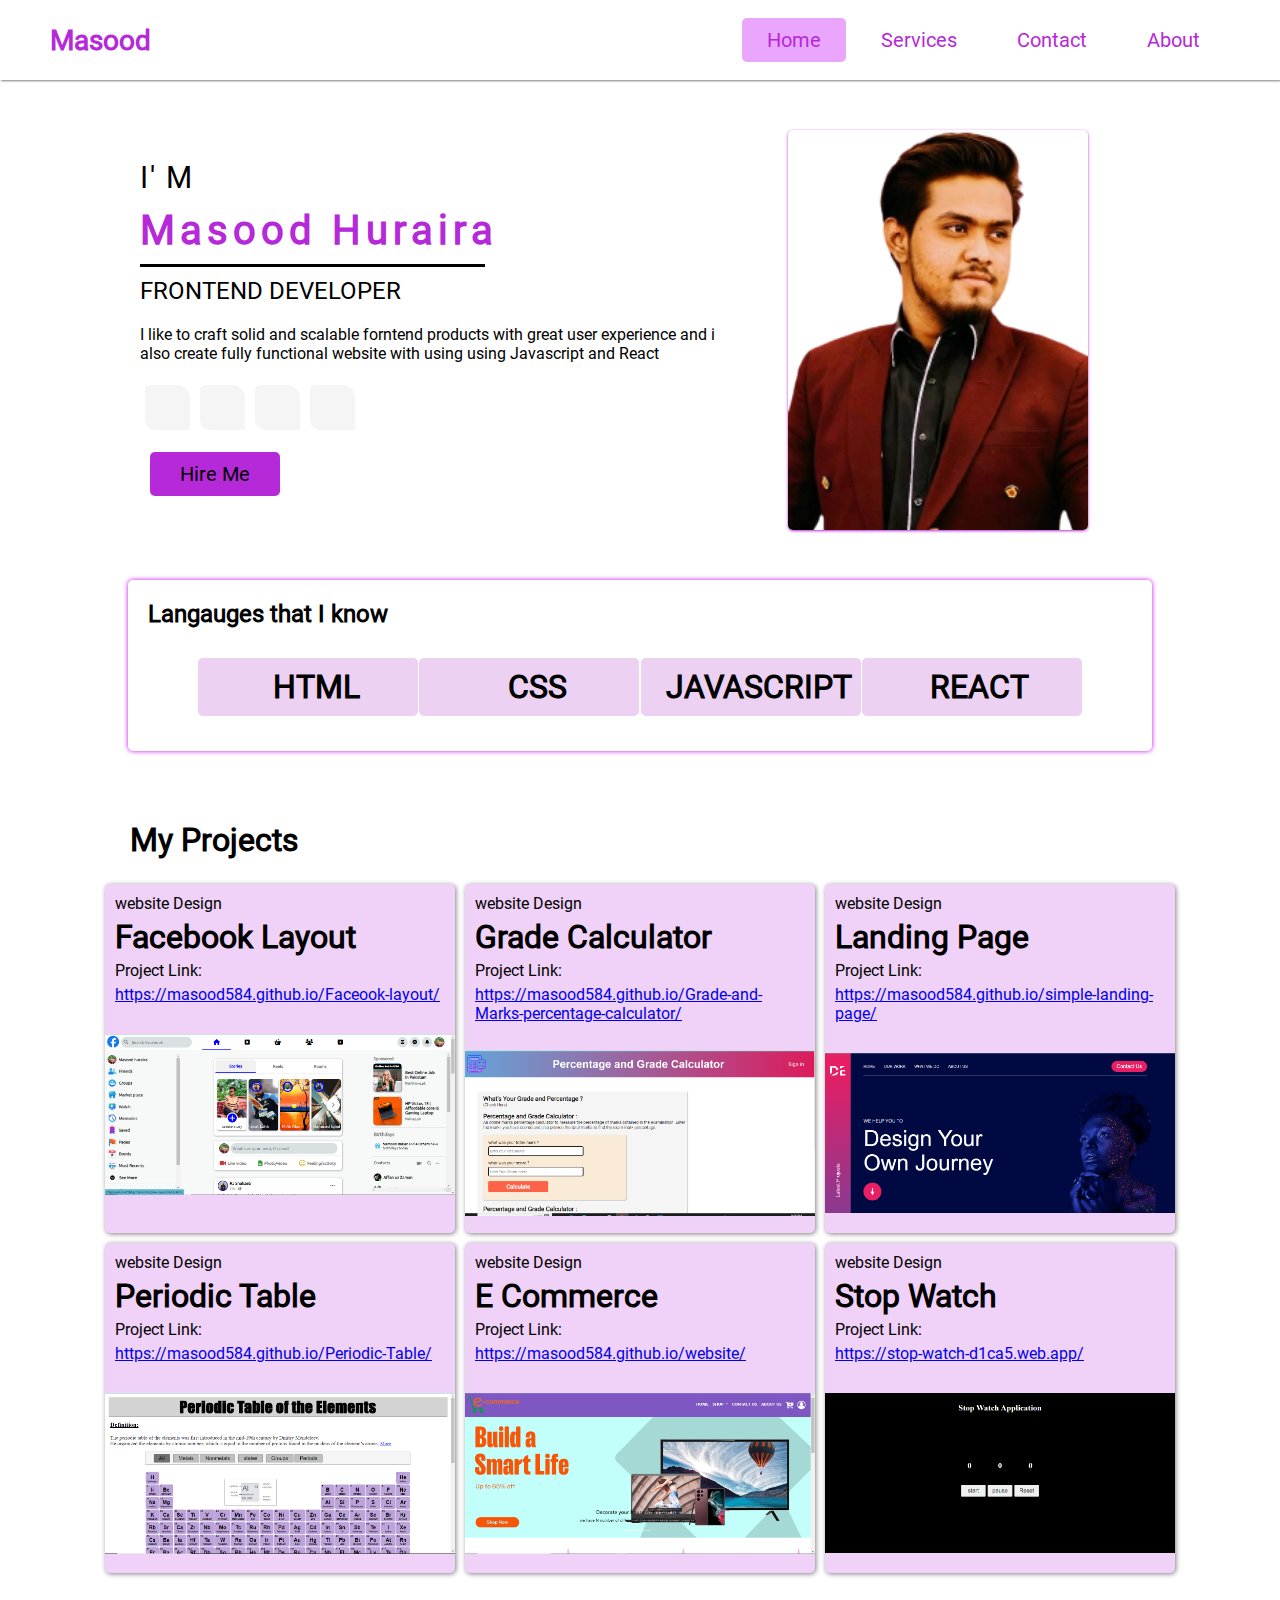
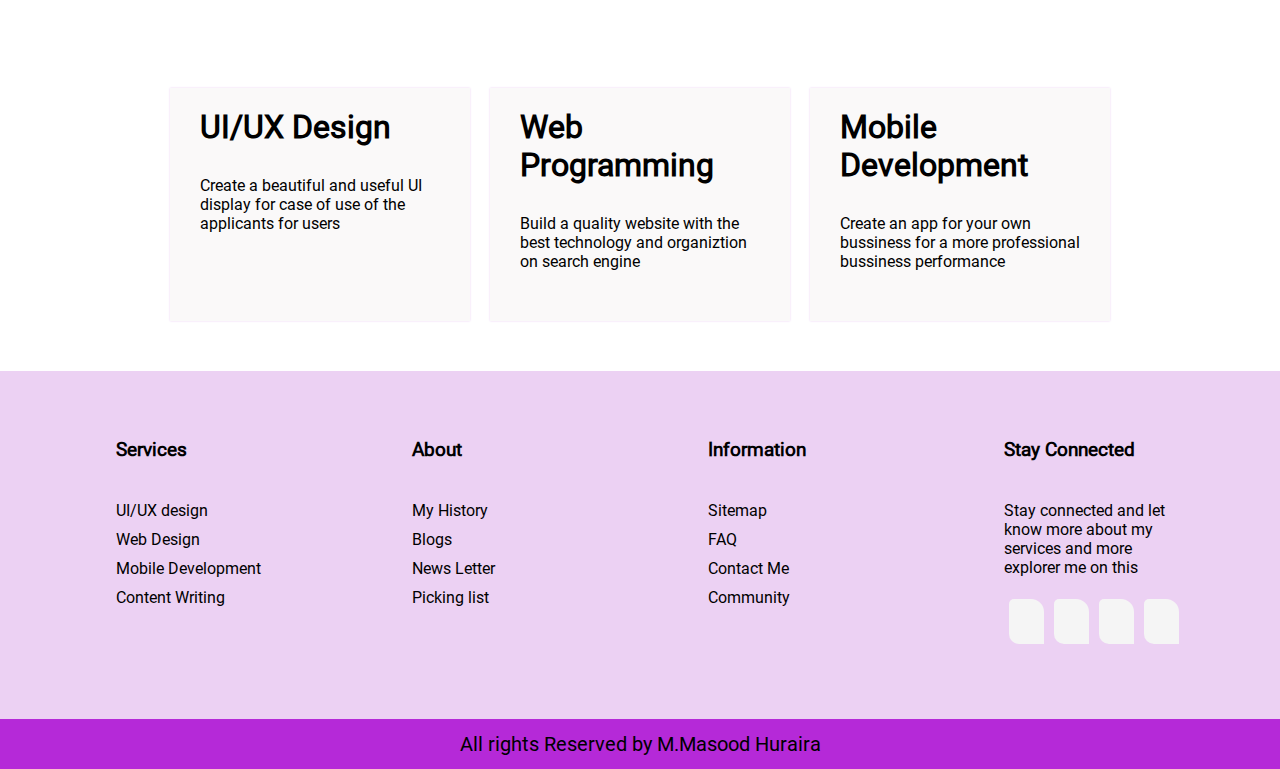
<file: index.html>
<!DOCTYPE html>
<html lang="en">

<head>
    <meta charset="UTF-8">
    <meta http-equiv="X-UA-Compatible" content="IE=edge">
    <meta name="viewport" content="width=device-width, initial-scale=1.0">
    <link rel="stylesheet" href="https://cdnjs.cloudflare.com/ajax/libs/font-awesome/6.2.1/css/all.min.css"
        integrity="sha512-MV7K8+y+gLIBoVD59lQIYicR65iaqukzvf/nwasF0nqhPay5w/9lJmVM2hMDcnK1OnMGCdVK+iQrJ7lzPJQd1w=="
        crossorigin="anonymous" referrerpolicy="no-referrer" />
    <link rel="stylesheet" href="./Style.css">
    <title>Masood Huraira </title>
</head>

<body>
    <div class="Main-container">
        <!-- header and navbar section  -->

        <header>
            <nav>
                <div class="navbar-header">
                    <div class="logo"> Masood</div>
                    <div class="humberger" id="humberger">
                        <div class="line"></div>
                        <div class="line"></div>
                        <div class="line"></div>
                    </div>
                    <div class="navbar-links" id="navbar-links">
                        <ul>
                            <li>
                                <a href="" class="active">Home</a>
                            </li>
                            <li>
                                <a href="">Services</a>
                            </li>
                            <li>
                                <a href="./Contact/index.html">Contact</a>
                            </li>
                            <li>
                                <a href="">About</a>
                            </li>
                        </ul>
                    </div>
                </div>
            </nav>

            <!-- ---------------------------portfolio area------------------------------- -->

            <div class="portfolio-name">
                <div class="my-description">
                    <h3>I' M</h3>
                    <h1>Masood Huraira</h1>
                    <div class="line"></div>
                    <h2>FRONTEND DEVELOPER</h2>
                    <p>I like to craft solid and scalable forntend products with great user experience and i also create
                        fully functional website with using using Javascript and React</p>
                    <div class="social-links">
                        <div class="link-design">
                            <a href="https://www.facebook.com/masood.ansari.1257" target="_blank"><i
                                    class="fa-brands fa-facebook-f"></i></a>
                        </div>
                        <div class="link-design">
                            <a href="https://www.linkedin.com/in/masood-huraira-87ba9021b/" target="_blank"><i
                                    class="fa-brands fa-linkedin-in"></i></a>
                        </div>
                        <div class="link-design">
                            <a href="https://github.com/Masood584" target="_blank"><i class="fa-brands fa-github"></i>
                        </div>
                        <div class="link-design">
                            <a href="https://www.instagram.com/masood__huraira584/" target="_blank"><i
                                    class="fa-brands fa-instagram"></i></a>
                        </div>
                    </div>
                    <div class="contact-button">
                        <button><a href="https://wa.me/03482099767" target="_blank">Hire Me</a></button>
                    </div>
                </div>
                <div class="my-image">
                    <div class="my-picture"></div>
                </div>
            </div>
        </header>

        <!-- ---------------------------------------section area--------------------------------------- -->

        <section>
            <div class="section">
                <div class="landiv-style">
                    <div>
                        <h2>Langauges that I know</h2>
                    </div>
                    <div class="landiv-style-area">
                        <div class="landiv-style-box"><i class="fa-brands fa-html5"></i>
                            <h1> HTML</h1>
                        </div>
                        <div class="landiv-style-box"><i class="fa-brands fa-css3-alt"></i>
                            <h1>CSS</h1>
                        </div>
                        <div class="landiv-style-box">


                            <i class="fa-brands fa-square-js"></i>
                            <h1>JAVASCRIPT</h1>
                        </div>
                        <div class="landiv-style-box"><i class="fa-brands fa-react"></i>
                            <h1>REACT</h1>
                        </div>
                    </div>
                </div>

            </div>

            <div class="project-heading">
                <h1>My Projects</h1>
            </div>


            <div class="projects-related">
                <div class="Project-card">
                    <div class="card-description">
                        <p>website Design</p>
                        <h1>Facebook Layout</h1>
                        <p>Project Link:</p>
                        <a href="https://masood584.github.io/Faceook-layout/"
                            target="_blank">https://masood584.github.io/Faceook-layout/</a>
                    </div>
                    <div class="project-pic-1">

                    </div>

                </div>

                <div class="Project-card">
                    <div class="card-description">
                        <p>website Design</p>
                        <h1>Grade Calculator</h1>
                        <p>Project Link:</p>
                        <a href="https://masood584.github.io/Grade-and-Marks-percentage-calculator/"
                            target="_blank">https://masood584.github.io/Grade-and-Marks-percentage-calculator/</a>
                    </div>
                    <div class="project-pic-2">

                    </div>

                </div>
                <div class="Project-card">
                    <div class="card-description">
                        <p>website Design</p>
                        <h1>Landing Page</h1>
                        <p>Project Link:</p>
                        <a href="https://masood584.github.io/simple-landing-page/"
                            target="_blank">https://masood584.github.io/simple-landing-page/</a>
                    </div>
                    <div class="project-pic-3">

                    </div>

                </div>
                <div class="Project-card">
                    <div class="card-description">
                        <p>website Design</p>
                        <h1>Periodic Table</h1>
                        <p>Project Link:</p>
                        <a href="https://masood584.github.io/Periodic-Table/"
                            target="_blank">https://masood584.github.io/Periodic-Table/</a>
                    </div>
                    <div class="project-pic-4">

                    </div>

                </div>
                <div class="Project-card">
                    <div class="card-description">
                        <p>website Design</p>
                        <h1>E Commerce</h1>
                        <p>Project Link:</p>
                        <a href="https://masood584.github.io/website/"
                            target="_blank">https://masood584.github.io/website/</a>
                    </div>
                    <div class="project-pic-5">

                    </div>

                </div>
                <div class="Project-card">
                    <div class="card-description">
                        <p>website Design</p>
                        <h1>Stop Watch</h1>
                        <p>Project Link:</p>
                        <a href="https://stop-watch-d1ca5.web.app/"
                            target="_blank">https://stop-watch-d1ca5.web.app/</a>
                    </div>
                    <div class="project-pic-6">

                    </div>

                </div>

            </div>

            <div class="our-services">
                <div class="our-services-card">
                    <div><i class="fa-brands fa-uikit"></i></div>
                    <h1>UI/UX Design</h1>
                    <p>Create a beautiful and useful UI display for case of use of the applicants for users</p>
                </div>
                <div class="our-services-card">
                    <div><i class="fa-solid fa-desktop"></i></div>
                    <h1>Web Programming</h1>
                    <p>Build a quality website with the best technology and organiztion on search engine</p>
                </div>
                <div class="our-services-card">
                    <div><i class="fa-solid fa-mobile-screen"></i></div>
                    <h1>Mobile Development</h1>
                    <p>Create an app for your own bussiness for a more professional bussiness performance </p>
                </div>
            </div>
        </section>

        <footer>
            <div class="our-info">
                <div class="our-info-card">
                    <h3>Services</h3>
                    <p>UI/UX design</p>
                    <p>Web Design</p>
                    <p>Mobile Development</p>
                    <p>Content Writing</p>
                </div>

                <div class="our-info-card">
                    <h3>About</h3>
                    <p>My History</p>
                    <p>Blogs</p>
                    <p>News Letter</p>
                    <p>Picking list</p>
                </div>

                <div class="our-info-card">
                    <h3>Information</h3>
                    <p>Sitemap</p>
                    <p>FAQ</p>
                    <p>Contact Me</p>
                    <p>Community</p>
                </div>

                <div class="our-info-card">
                    <h3>Stay Connected</h3>
                    <p>Stay connected and let know more about my services and more explorer me on this</p>
                    <div class="social-links">
                        <div class="link-design">
                            <a href="https://www.facebook.com/masood.ansari.1257" target="_blank"><i
                                    class="fa-brands fa-facebook-f"></i></a>
                        </div>
                        <div class="link-design">
                            <a href="https://www.linkedin.com/in/masood-huraira-87ba9021b/" target="_blank"><i
                                    class="fa-brands fa-linkedin-in"></i></a>
                        </div>
                        <div class="link-design">
                            <a href="https://github.com/Masood584" target="_blank"><i class="fa-brands fa-github"></i>
                        </div>
                        <div class="link-design">
                            <a href="https://www.instagram.com/masood__huraira584/" target="_blank"><i
                                    class="fa-brands fa-instagram"></i></a>
                        </div>
                    </div>                
                </div>
            </div>

            <div class="footer">
                <p>All rights Reserved by M.Masood Huraira</p>
            </div>
        </footer>
    </div>


    <script>

        function onClick() {
            alert("das");
        }

        let humberger = document.querySelector("#humberger");
        humberger.onclick = function () {

            let navbar = document.querySelector("#navbar-links");
            navbar.classList.toggle("active")
        }


    </script>
</body>

</html>
</file>
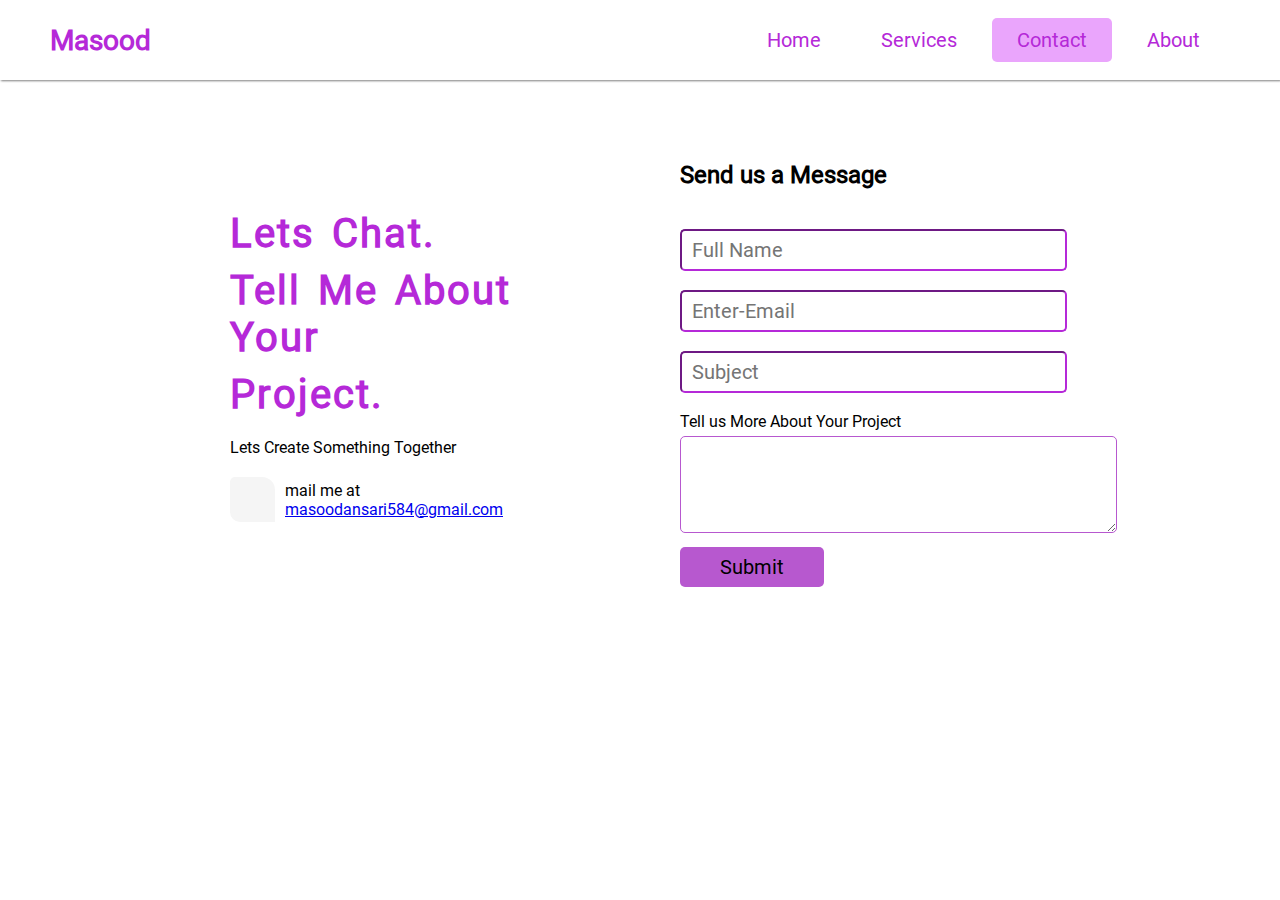
<file: Contact/index.html>
<!DOCTYPE html>
<html lang="en">

<head>
    <meta charset="UTF-8">
    <meta http-equiv="X-UA-Compatible" content="IE=edge">
    <meta name="viewport" content="width=device-width, initial-scale=1.0">
    <link rel="stylesheet" href="https://cdnjs.cloudflare.com/ajax/libs/font-awesome/6.2.1/css/all.min.css"
        integrity="sha512-MV7K8+y+gLIBoVD59lQIYicR65iaqukzvf/nwasF0nqhPay5w/9lJmVM2hMDcnK1OnMGCdVK+iQrJ7lzPJQd1w=="
        crossorigin="anonymous" referrerpolicy="no-referrer" />
    <link rel="stylesheet" href="../Style.css">
    <link rel="stylesheet" href="./style.css">
    <title>Contact</title>
</head>

<body>
    <div class="Main-Container">
        <header>
            <nav>
                <div class="navbar-header">
                    <div class="logo"> Masood</div>
                    <div class="humberger" id="humberger">
                        <div class="line"></div>
                        <div class="line"></div>
                        <div class="line"></div>
                    </div>
                    <div class="navbar-links" id="navbar-links">
                        <ul>
                            <li>
                                <a href="../index.html">Home</a>
                            </li>
                            <li>
                                <a href="">Services</a>
                            </li>
                            <li>
                                <a href="./index.html" class="active">Contact</a>
                            </li>
                            <li>
                                <a href="">About</a>
                            </li>
                        </ul>
                    </div>
                </div>
            </nav>
        </header>

        <div class="contact-area">
            <div class="contact-content">
                <h1>Lets Chat.</h1>
                <h1>Tell Me About Your</h1>
                <h1>Project.</h1>
                <p>Lets Create Something Together</p>
                <div class="mail-area">
                    <div class="mailicon">
                       <a href="mailto:masoodansari584@gmail.com"> <i class="fa-regular fa-envelope"></i></a>
                    </div>
                    <div>
                        <p>mail me at</p>
                        <a href="mailto:masoodansari584@gmail.com">masoodansari584@gmail.com</a>
                    </div>
                </div>
            </div>
            <div class="contact-form">

                <div class="form-heading">
                    <h2>Send us a Message <i class="fa-regular fa-paper-plane"></i>
                    </h2>
                </div>
                <div class="form">
                    <form>
                        <div>
                            <input type="text" required placeholder="Full Name">
                        </div>
                        <br>
                        <div>
                            <input type="email" required placeholder="Enter-Email">
                        </div>
                        <br>
                        <div>
                            <input type="text" required placeholder="Subject">
                        </div>
                        <br>
                        <p>Tell us More About Your Project</p>
                        <textarea class="text-area" name="" id="" cols="50" rows="5"></textarea>
                        <div>
                            <button>Submit</button>
                        </div>

                    </form>
                </div>
            </div>
        </div>
    </div>

    <script src="../js/app.js"></script>
</body>

</html>
</file>
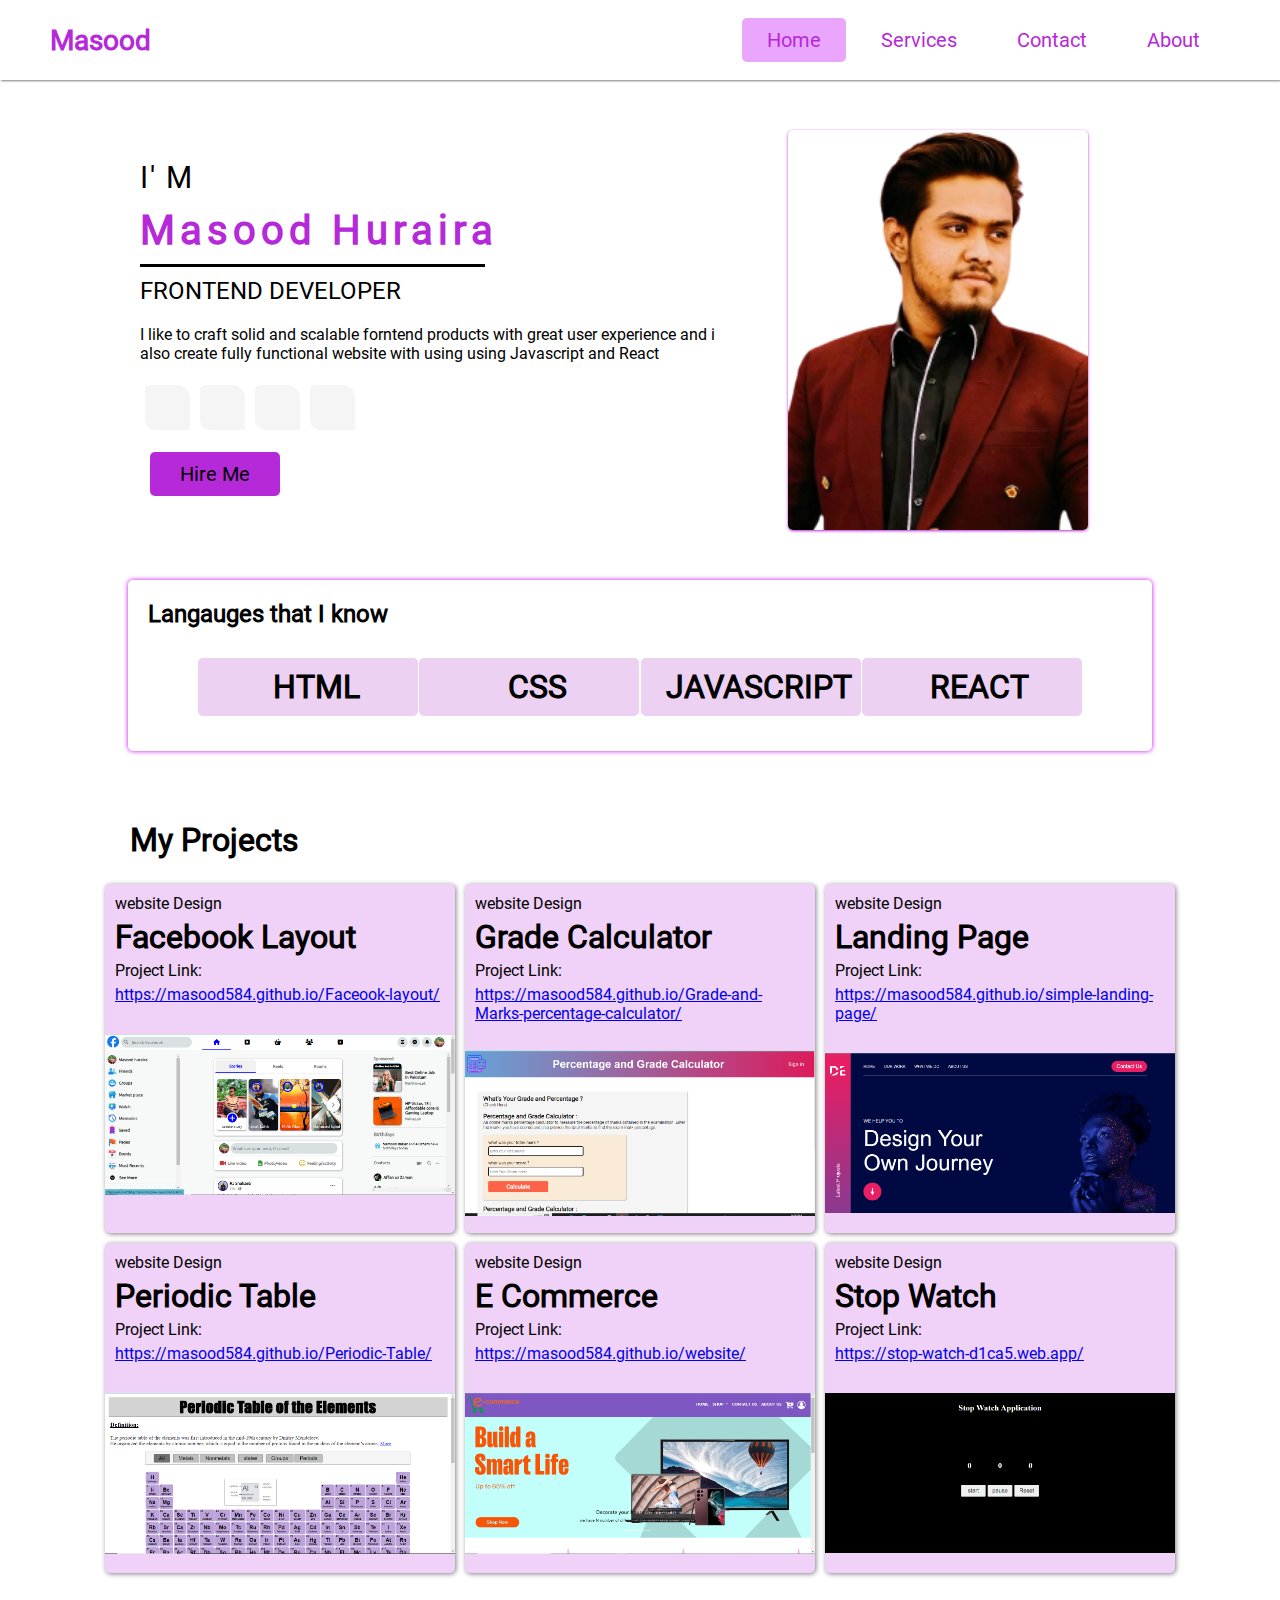
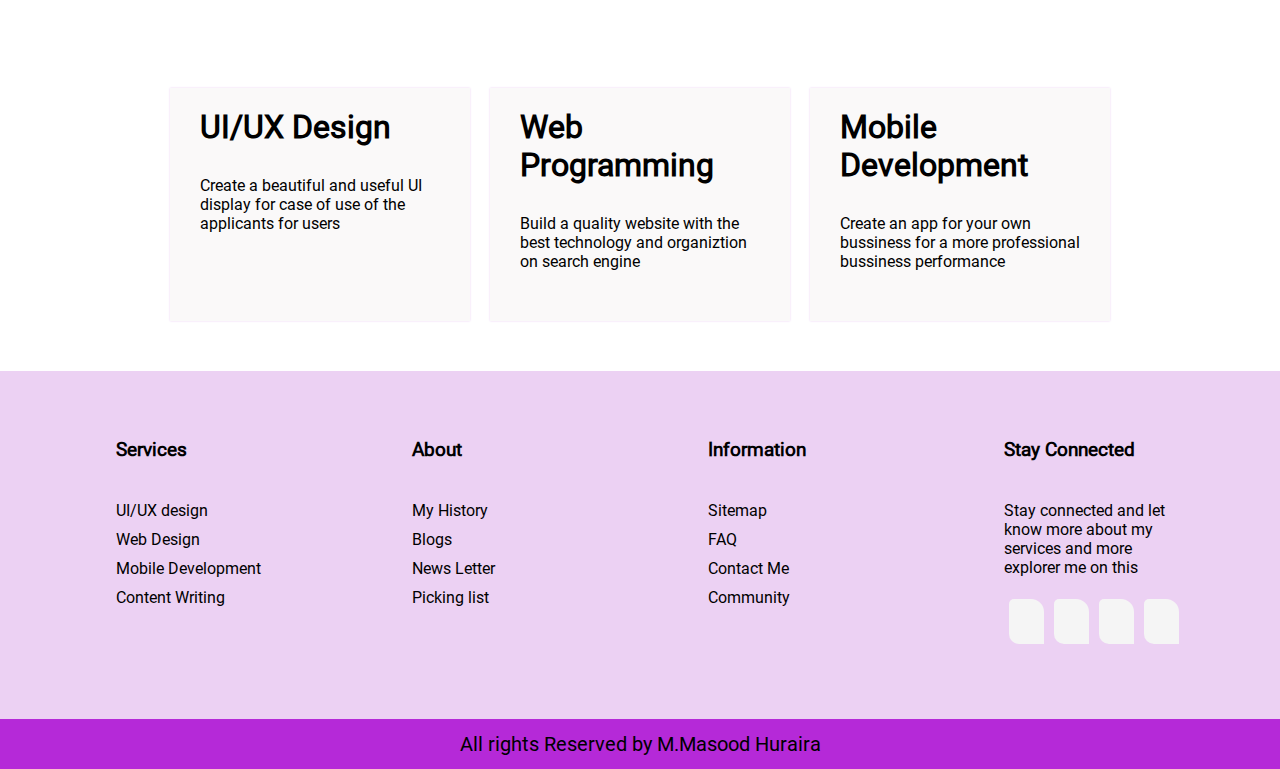
<file: Index/index.html>
<!DOCTYPE html>
<html lang="en">

<head>
    <meta charset="UTF-8">
    <meta http-equiv="X-UA-Compatible" content="IE=edge">
    <meta name="viewport" content="width=device-width, initial-scale=1.0">
    <link rel="stylesheet" href="https://cdnjs.cloudflare.com/ajax/libs/font-awesome/6.2.1/css/all.min.css"
        integrity="sha512-MV7K8+y+gLIBoVD59lQIYicR65iaqukzvf/nwasF0nqhPay5w/9lJmVM2hMDcnK1OnMGCdVK+iQrJ7lzPJQd1w=="
        crossorigin="anonymous" referrerpolicy="no-referrer" />
    <link rel="stylesheet" href="../Style/Style.css">
    <title>Masood Huraira </title>
</head>

<body>
    <div class="Main-container">
        <!-- header and navbar section  -->

        <header>
            <nav>
                <div class="navbar-header">
                    <div class="logo"> Masood</div>
                    <div class="humberger" id="humberger">
                        <div class="line"></div>
                        <div class="line"></div>
                        <div class="line"></div>
                    </div>
                    <div class="navbar-links" id="navbar-links">
                        <ul>
                            <li>
                                <a href="" class="active">Home</a>
                            </li>
                            <li>
                                <a href="">Services</a>
                            </li>
                            <li>
                                <a href="../Contact/index.html">Contact</a>
                            </li>
                            <li>
                                <a href="">About</a>
                            </li>
                        </ul>
                    </div>
                </div>
            </nav>

            <!-- ---------------------------portfolio area------------------------------- -->

            <div class="portfolio-name">
                <div class="my-description">
                    <h3>I' M</h3>
                    <h1>Masood Huraira</h1>
                    <div class="line"></div>
                    <h2>FRONTEND DEVELOPER</h2>
                    <p>I like to craft solid and scalable forntend products with great user experience and i also create
                        fully functional website with using using Javascript and React</p>
                    <div class="social-links">
                        <div class="link-design">
                            <a href="https://www.facebook.com/masood.ansari.1257" target="_blank"><i
                                    class="fa-brands fa-facebook-f"></i></a>
                        </div>
                        <div class="link-design">
                            <a href="https://www.linkedin.com/in/masood-huraira-87ba9021b/" target="_blank"><i
                                    class="fa-brands fa-linkedin-in"></i></a>
                        </div>
                        <div class="link-design">
                            <a href="https://github.com/Masood584" target="_blank"><i class="fa-brands fa-github"></i>
                        </div>
                        <div class="link-design">
                            <a href="https://www.instagram.com/masood__huraira584/" target="_blank"><i
                                    class="fa-brands fa-instagram"></i></a>
                        </div>
                    </div>
                    <div class="contact-button">
                        <button><a href="https://wa.me/03482099767" target="_blank">Hire Me</a></button>
                    </div>
                </div>
                <div class="my-image">
                    <div class="my-picture"></div>
                </div>
            </div>
        </header>

        <!-- ---------------------------------------section area--------------------------------------- -->

        <section>
            <div class="section">
                <div class="landiv-style">
                    <div>
                        <h2>Langauges that I know</h2>
                    </div>
                    <div class="landiv-style-area">
                        <div class="landiv-style-box"><i class="fa-brands fa-html5"></i>
                            <h1> HTML</h1>
                        </div>
                        <div class="landiv-style-box"><i class="fa-brands fa-css3-alt"></i>
                            <h1>CSS</h1>
                        </div>
                        <div class="landiv-style-box">


                            <i class="fa-brands fa-square-js"></i>
                            <h1>JAVASCRIPT</h1>
                        </div>
                        <div class="landiv-style-box"><i class="fa-brands fa-react"></i>
                            <h1>REACT</h1>
                        </div>
                    </div>
                </div>

            </div>

            <div class="project-heading">
                <h1>My Projects</h1>
            </div>


            <div class="projects-related">
                <div class="Project-card">
                    <div class="card-description">
                        <p>website Design</p>
                        <h1>Facebook Layout</h1>
                        <p>Project Link:</p>
                        <a href="https://masood584.github.io/Faceook-layout/"
                            target="_blank">https://masood584.github.io/Faceook-layout/</a>
                    </div>
                    <div class="project-pic-1">

                    </div>

                </div>

                <div class="Project-card">
                    <div class="card-description">
                        <p>website Design</p>
                        <h1>Grade Calculator</h1>
                        <p>Project Link:</p>
                        <a href="https://masood584.github.io/Grade-and-Marks-percentage-calculator/"
                            target="_blank">https://masood584.github.io/Grade-and-Marks-percentage-calculator/</a>
                    </div>
                    <div class="project-pic-2">

                    </div>

                </div>
                <div class="Project-card">
                    <div class="card-description">
                        <p>website Design</p>
                        <h1>Landing Page</h1>
                        <p>Project Link:</p>
                        <a href="https://masood584.github.io/simple-landing-page/"
                            target="_blank">https://masood584.github.io/simple-landing-page/</a>
                    </div>
                    <div class="project-pic-3">

                    </div>

                </div>
                <div class="Project-card">
                    <div class="card-description">
                        <p>website Design</p>
                        <h1>Periodic Table</h1>
                        <p>Project Link:</p>
                        <a href="https://masood584.github.io/Periodic-Table/"
                            target="_blank">https://masood584.github.io/Periodic-Table/</a>
                    </div>
                    <div class="project-pic-4">

                    </div>

                </div>
                <div class="Project-card">
                    <div class="card-description">
                        <p>website Design</p>
                        <h1>E Commerce</h1>
                        <p>Project Link:</p>
                        <a href="https://masood584.github.io/website/"
                            target="_blank">https://masood584.github.io/website/</a>
                    </div>
                    <div class="project-pic-5">

                    </div>

                </div>
                <div class="Project-card">
                    <div class="card-description">
                        <p>website Design</p>
                        <h1>Stop Watch</h1>
                        <p>Project Link:</p>
                        <a href="https://stop-watch-d1ca5.web.app/"
                            target="_blank">https://stop-watch-d1ca5.web.app/</a>
                    </div>
                    <div class="project-pic-6">

                    </div>

                </div>

            </div>

            <div class="our-services">
                <div class="our-services-card">
                    <div><i class="fa-brands fa-uikit"></i></div>
                    <h1>UI/UX Design</h1>
                    <p>Create a beautiful and useful UI display for case of use of the applicants for users</p>
                </div>
                <div class="our-services-card">
                    <div><i class="fa-solid fa-desktop"></i></div>
                    <h1>Web Programming</h1>
                    <p>Build a quality website with the best technology and organiztion on search engine</p>
                </div>
                <div class="our-services-card">
                    <div><i class="fa-solid fa-mobile-screen"></i></div>
                    <h1>Mobile Development</h1>
                    <p>Create an app for your own bussiness for a more professional bussiness performance </p>
                </div>
            </div>
        </section>

        <footer>
            <div class="our-info">
                <div class="our-info-card">
                    <h3>Services</h3>
                    <p>UI/UX design</p>
                    <p>Web Design</p>
                    <p>Mobile Development</p>
                    <p>Content Writing</p>
                </div>

                <div class="our-info-card">
                    <h3>About</h3>
                    <p>My History</p>
                    <p>Blogs</p>
                    <p>News Letter</p>
                    <p>Picking list</p>
                </div>

                <div class="our-info-card">
                    <h3>Information</h3>
                    <p>Sitemap</p>
                    <p>FAQ</p>
                    <p>Contact Me</p>
                    <p>Community</p>
                </div>

                <div class="our-info-card">
                    <h3>Stay Connected</h3>
                    <p>Stay connected and let know more about my services and more explorer me on this</p>
                    <div class="social-links">
                        <div class="link-design">
                            <a href="https://www.facebook.com/masood.ansari.1257" target="_blank"><i
                                    class="fa-brands fa-facebook-f"></i></a>
                        </div>
                        <div class="link-design">
                            <a href="https://www.linkedin.com/in/masood-huraira-87ba9021b/" target="_blank"><i
                                    class="fa-brands fa-linkedin-in"></i></a>
                        </div>
                        <div class="link-design">
                            <a href="https://github.com/Masood584" target="_blank"><i class="fa-brands fa-github"></i>
                        </div>
                        <div class="link-design">
                            <a href="https://www.instagram.com/masood__huraira584/" target="_blank"><i
                                    class="fa-brands fa-instagram"></i></a>
                        </div>
                    </div>                
                </div>
            </div>

            <div class="footer">
                <p>All rights Reserved by M.Masood Huraira</p>
            </div>
        </footer>
    </div>


    <script>

        function onClick() {
            alert("das");
        }

        let humberger = document.querySelector("#humberger");
        humberger.onclick = function () {

            let navbar = document.querySelector("#navbar-links");
            navbar.classList.toggle("active")
        }


    </script>
</body>

</html>
</file>
<file: Style.css>
* {
    padding: 0;
    margin: 0;
    box-sizing: border-box;
}

@font-face {
    font-family: Roboto-Regular;
    src: url("./Roboto/Roboto-Regular.ttf");
}

body {
    background-color: #fff;
}

/* -------------------------Responsive navbar css-------------------------------- */

.navbar-header {
    /* background-color: #305a92; */
    width: 100%;
    height: 80px;
    display: flex;
    align-items: center;
    justify-content: space-between;
    padding: 0 100px;
    box-shadow: 1px 1px 2px grey;
}

.logo {
    font-size: 28px;
    font-weight: bold;
    font-family: Roboto-Regular;
    color: rgb(181, 41, 216);
}

.humberger {
    display: none;
}

.navbar-links ul {
    display: flex;
}

.navbar-links ul li {
    list-style-type: none;
}

.navbar-links ul li a {
    color: rgb(181, 41, 216);
    text-decoration: none;
    display: block;
    font-size: 20px;
    font-weight: 500;
    font-family: Roboto-Regular;
    padding: 10px 25px;
    border-radius: 5px;
    margin: 0 5px;
    transition: 0.5s;
}

.navbar-links ul li a:hover {

    color: rgb(181, 41, 216);
    background-color: rgb(234, 165, 252);
}

.navbar-links ul li a.active {
    color: rgb(181, 41, 216);
    background-color: rgb(234, 165, 252);
}

@media only screen and (max-width:1320px) {
    .navbar-header {
        padding: 0 50px;
    }
}

@media only screen and (max-width:1100px) {
    .navbar-header {
        padding: 0 30px;
    }
}

@media only screen and (max-width:850px) {
    .humberger {
        display: block;
        cursor: pointer;
    }

    .humberger .line {
        width: 30px;
        height: 3px;
        margin: 6px 0px;
        background-color: rgb(181, 41, 216);

    }


    .navbar-links {
        height: 0;
        position: absolute;
        top: 80px;
        left: 0;
        right: 0;
        transition: 0.3s;
        width: 100vw;
        background-color: #f5f5f5;
        overflow: hidden;
    }

    .navbar-links.active {
        height: 280px;
    }

    .navbar-links ul {
        display: block;
        margin: 20px 0px;
        opacity: 0;
        text-align: center;
        transition: 0.3s;
    }

    .navbar-links.active ul {
        opacity: 1;
    }

    .navbar-links ul li {
        margin: 5px 0px;
    }


}

/* -----------------------------portfolio css----------------------------- */

.portfolio-name {
    width: 100%;
    /* height:80vh; */
    /* background-color: rgb(42, 59, 134); */
    display: flex;
}

.my-description {
    width: 60%;
    padding: 80px 50px 0px 140px;
    /* background-color: yellow; */
    font-family: Roboto-Regular;
}

.my-description h3 {
    font-size: 30px;
    font-weight: 500;
    letter-spacing: 2px;
}

.my-description h1 {
    font-size: 40px;
    font-weight: bold;
    letter-spacing: 5px;
    margin: 12px 0px 10px 0px;
    color: rgb(181, 41, 216);
}

.my-description h2 {
    font-weight: 500;
    margin: 10px 0px 20px 0;
}

.my-description .line {
    width: 345px;
    height: 3px;
    background-color: #000000;
}

.social-links {
    display: flex;
    margin: 20px 0 5px 0;
}

.social-links .link-design {
    width: 45px;
    height: 45px;
    margin: 2px 5px;
    cursor: pointer;
    background-color: #f5f5f5;
    border-top-right-radius: 13px;
    border-top-left-radius: 5px;
    border-bottom-left-radius: 10px;
    transition: 0.3s;
    display: flex;
    justify-content: center;
    align-items: center;
}

.social-links .link-design:hover {
    background-color: #e7e4e4;
}

.contact-button {
    margin: 20px 10px;
}

.contact-button button {
    font-family: Roboto-Regular;
    font-size: 20px;
    padding: 10px 30px;
    border-radius: 5px;
    border: none;
    background-color: rgb(181, 41, 216);
    transition: 0.3s;
    cursor: pointer;
}

.contact-button button:hover {
    background-color: rgb(195, 9, 241);
    transform: scale(1.1);
}

.contact-button a {
    color: black;
    text-decoration: none;
}


.my-image {
    width: 40%;
    /* background-color: yellowgreen; */
}

.my-picture {
    width: 300px;
    height: 400px;
    /* border: 1px solid black; */
    margin-top: 50px;
    margin-left: 20px;
    background-image: url("./image/909.png");
    background-repeat: no-repeat;
    background-position: center;
    background-size: cover;
    box-shadow: 0px 1px 3px rgb(181, 41, 216);
    border-radius: 5px;

}

@media only screen and (max-width:800px) {

    .my-description {
        width: 100%;
        padding: 30px 50px 0px 50px;
        /* background-color: rgb(233, 186, 245); */
    }

    .my-description .line{
        width: 307px;
    }

    .my-image {
        width: 100%;
        display: flex;
        justify-content: center;
        align-items: center;
    }

    .portfolio-name {
        display: flex;
        flex-direction: column-reverse;
    }
}



/* -------------------------------section style------------------------ */

.landiv-style {
    width: 80%;
    padding: 20px;
    /* border: 1px solid black; */
    border-radius: 5px;
    box-shadow: 0px 0px 5px rgb(195, 9, 241);
    margin: 50px auto;
    font-family: Roboto-Regular;
}

.landiv-style-area {
    width: 90%;
    margin: 5px auto;
    /* border: 1px solid black; */
    display: flex;
    justify-content: space-evenly;
    flex-wrap: wrap;
    margin-top: 20px;

}

.landiv-style-box {
    width: 220px;
    /* border: 1px solid black; */
    padding: 10px 20px;
    display: flex;
    justify-content: center;
    align-items: center;
    font-weight: bold;
    margin: 10px 0px;
    border-radius: 5px;
    background-color: rgb(236, 209, 243);
    cursor: pointer;
    transition: 0.3s;
}

.landiv-style-box:hover {
    background-color: rgb(228, 174, 241);
}

@media only screen and (max-width:1000px) {
    .landiv-style-box {
        width: 250px;
    }
}

@media only screen and (max-width:780px) {
    .landiv-style-box {
        width: 220px;
    }
}

@media only screen and (max-width:680px) {
    .landiv-style-box {
        width: 210px;
    }
}

@media only screen and (max-width:650px) {
    .landiv-style-box {
        width: 100%;
    }

    .landiv-style-area {
        width: 100%;
    }

    .landiv-style {
        padding: 20px 8px;
    }
}


.project-heading h1 {
    font-family: Roboto-Regular;
    padding: 20px 130px;
}

.projects-related {
    /* border: 1px solid black; */
    /* width: 90%; */
    /* height: 500px; */
    /* padding: 20px 0px 0px 30px; */
    display: flex;
    flex-wrap: wrap;
    justify-content: center;
}


.Project-card {
    width: 350px;
    margin: 5px 5px;
    /* border: 1px solid black; */
    background-color: rgb(240, 209, 248);
    border-radius: 5px;
    box-shadow: 1px 1px 5px grey;
    font-family: Roboto-Regular;
    transition: 0.3s;
    cursor: pointer;
}

.Project-card:hover{
    opacity: 0.7;
}

.card-description {
    padding: 10px;
}

.card-description p {
    margin-bottom: 5px;
}

.card-description h1 {
    margin-bottom: 5px;
}

.card-description a {
    margin-bottom: 8px;
}

.project-pic-1 {
    width: 100%;
    height: 200px;
    background-image: url("./image/project1.PNG");
    background-position: center;
    background-repeat: no-repeat;
    background-size: contain;
}

.project-pic-2 {
    width: 100%;
    height: 200px;
    background-image: url("./image/project2.PNG");
    background-position: center;
    background-repeat: no-repeat;
    background-size: contain;
}

.project-pic-3 {
    width: 100%;
    height: 200px;
    background-image: url("./image/project3.PNG");
    background-position: center;
    background-repeat: no-repeat;
    background-size: contain;
}

.project-pic-4 {
    width: 100%;
    height: 200px;
    background-image: url("./image/project4.PNG");
    background-position: center;
    background-repeat: no-repeat;
    background-size: contain;
}

.project-pic-5 {
    width: 100%;
    height: 200px;
    background-image: url("./image/project5.PNG");
    background-position: center;
    background-repeat: no-repeat;
    background-size: contain;
}

.project-pic-6 {
    width: 100%;
    height: 200px;
    background-image: url("./image/project6.PNG");
    background-position: center;
    background-repeat: no-repeat;
    background-size: contain;
}


@media only screen and (max-width:866px) {
    .Project-card {
        width: 320px;
    }
}

/* @media only screen and (max-width:808px) {
.projects-related{
    padding: 0px;
}
} */


.our-services{
    width: 100%;
    padding-top: 50px;
    /* background-color: red; */
    font-family: Roboto-Regular;
    display: flex;
    justify-content: center;
    flex-wrap: wrap;
    margin-top: 60px;
}

.our-services-card{
    width: 300px;
    padding: 20px 30px;
    /* border: 1px solid black; */
    background-color: rgba(236, 230, 230, 0.24);
    box-shadow: 0px 0px 2px rgb(236, 209, 243);
    margin: 0px 10px;
    border: 5px;
    cursor: pointer;
    margin-bottom: 10px;
    transition: 0.3s;
}

.our-services-card:hover{
    background-color: #d8d1d1;
    border-top-right-radius: 13px;
    border-top-left-radius: 5px;
    border-bottom-left-radius: 10px;
}


.our-services-card h1{
    margin-bottom: 30px;
}

.our-services-card p{
    margin-bottom: 30px;
}

@media only screen and(max-width:700px){

}


/* -------------------------------footer style---------------------------- */

.our-info{
    width: 100%;
    margin-top: 40px;
    padding-top: 40px;
    padding-bottom: 40px;
    background-color: rgb(236, 209, 243);
    display: flex;
    justify-content: space-evenly;
    flex-wrap: wrap;
}

.our-info-card{
    width: 200px;
    /* border: 1px solid;s */
    padding: 28px 0px 28px 20px;
    font-family: Roboto-Regular;
}

.our-info-card h3{
    margin-bottom: 40px;
}

.our-info-card p {
    margin-bottom: 10px;
}

.footer{
    width: 100%;
    height: 50px;
    display: flex;
    justify-content: center;
    align-items: center;
    background-color: rgb(181, 41, 216);
}

.footer p{
    font-family: Roboto-Regular;
    font-size: 20px;
}

@media only screen and (max-width:420px){

    .our-info{
        padding: 0px;
    }
}
    


/* ----------------------------icons styling------------------------------- */

.fa-facebook-f,
.fa-linkedin-in,
.fa-github,
.fa-instagram {
    font-size: 25px;
    color: rgb(181, 41, 216);
}

.fa-html5,
.fa-css3-alt,
.fa-square-js,
.fa-react {
    font-size: 50px;
    margin: 0px 8px;
}

.fa-html5 {
    color: orange;
}

.fa-css3-alt {
    color: rgb(33, 116, 168);
}

.fa-square-js {
    color: rgb(228, 228, 9);
}

.fa-react {
    color: rgb(40, 135, 199);
}

.fa-uikit,.fa-mobile-screen,.fa-desktop{
    font-size: 40px;
    margin: 20px 0px;
    color: rgb(195, 9, 241);
}
</file>
<file: Contact/style.css>
*{
    margin: 0px;
    padding: 0px;
    box-sizing: border-box;
    font-family: Roboto-Regular;
}

@font-face{
    font-family: Roboto-Regular;
    src: url("../Roboto/Roboto-Regular.ttf");
}

.contact-area{
    width: 100%;
    display: flex;
}

.contact-content{
    width: 50%;
    /* background-color: aqua; */
    padding: 130px 50px 0px 230px;
}

.contact-content h1{
    letter-spacing: 2px;
    word-spacing: 5px;
    margin: 0px 0px 10px 0px;
    font-size: 40px;
    color: rgb(181, 41, 216);
}

.contact-content>p {
    margin:20px 0px ;
}

.mail-area{
    display: flex;
    align-items: center;
}

.mailicon{
    width: 45px;
    height: 45px;
    margin: 0 10px 0 0;
    cursor: pointer;
    background-color: #f5f5f5;
    border-top-right-radius: 13px;
    border-top-left-radius: 5px;
    border-bottom-left-radius: 10px;
    transition: 0.3s;
    display: flex;
    justify-content: center;
    align-items: center;
}

.mailicon:hover{
    background-color: #e7e4e4;
}

.contact-form{
    width: 50%;
    /* background-color: aquamarine; */
    padding: 80px 0 0  40px;
}

.form{
    margin-top: 40px;
}

.form input{
    padding: 7px 20% 7px 10px;
    font-size: 20px;
    border-radius: 5px;
    outline-color:rgb(181, 41, 216) ;
    border-color: rgb(181, 41, 216);
}

textarea{
    border-color: rgb(183, 88, 207);
    border-radius: 5px;
    margin-top: 5px;
    padding: 10px 10px;
}

.form input:focus,textarea{
    outline: none;
}

button{
    padding: 8px 40px;
    margin-top: 10px;
    font-size: 20px;
    border-radius:5px ;
    border: none;
    background-color: rgb(183, 88, 207);
}


@media only screen and (max-width:1150px){
    .contact-content{
        padding: 130px 50px 0px 100px;
    }
     
    .text-area{
        width: 90%;
    }
         
}


@media only screen and (max-width:785px){
.contact-area{
    flex-direction: column;
}

.contact-content{
    width: 100%;
    padding: 54px 50px 0px 33px;
}

.contact-form{
    width: 100%;
    padding: 70px 0 0 20px;
}

.text-area{
    width: 90%;
}

}


/* -----------------icons styel-------------------- */

.fa-envelope,.fa-paper-plane{
    font-size: 25px;
    color: rgb(181, 41, 216);
}
</file>
<file: Style/Style.css>
* {
    padding: 0;
    margin: 0;
    box-sizing: border-box;
}

@font-face {
    font-family: Roboto-Regular;
    src: url("../Roboto/Roboto-Regular.ttf");
}

body {
    background-color: #fff;
}

/* -------------------------Responsive navbar css-------------------------------- */

.navbar-header {
    /* background-color: #305a92; */
    width: 100%;
    height: 80px;
    display: flex;
    align-items: center;
    justify-content: space-between;
    padding: 0 100px;
    box-shadow: 1px 1px 2px grey;
}

.logo {
    font-size: 28px;
    font-weight: bold;
    font-family: Roboto-Regular;
    color: rgb(181, 41, 216);
}

.humberger {
    display: none;
}

.navbar-links ul {
    display: flex;
}

.navbar-links ul li {
    list-style-type: none;
}

.navbar-links ul li a {
    color: rgb(181, 41, 216);
    text-decoration: none;
    display: block;
    font-size: 20px;
    font-weight: 500;
    font-family: Roboto-Regular;
    padding: 10px 25px;
    border-radius: 5px;
    margin: 0 5px;
    transition: 0.5s;
}

.navbar-links ul li a:hover {

    color: rgb(181, 41, 216);
    background-color: rgb(234, 165, 252);
}

.navbar-links ul li a.active {
    color: rgb(181, 41, 216);
    background-color: rgb(234, 165, 252);
}

@media only screen and (max-width:1320px) {
    .navbar-header {
        padding: 0 50px;
    }
}

@media only screen and (max-width:1100px) {
    .navbar-header {
        padding: 0 30px;
    }
}

@media only screen and (max-width:850px) {
    .humberger {
        display: block;
        cursor: pointer;
    }

    .humberger .line {
        width: 30px;
        height: 3px;
        margin: 6px 0px;
        background-color: rgb(181, 41, 216);

    }


    .navbar-links {
        height: 0;
        position: absolute;
        top: 80px;
        left: 0;
        right: 0;
        transition: 0.3s;
        width: 100vw;
        background-color: #f5f5f5;
        overflow: hidden;
    }

    .navbar-links.active {
        height: 280px;
    }

    .navbar-links ul {
        display: block;
        margin: 20px 0px;
        opacity: 0;
        text-align: center;
        transition: 0.3s;
    }

    .navbar-links.active ul {
        opacity: 1;
    }

    .navbar-links ul li {
        margin: 5px 0px;
    }


}

/* -----------------------------portfolio css----------------------------- */

.portfolio-name {
    width: 100%;
    /* height:80vh; */
    /* background-color: rgb(42, 59, 134); */
    display: flex;
}

.my-description {
    width: 60%;
    padding: 80px 50px 0px 140px;
    /* background-color: yellow; */
    font-family: Roboto-Regular;
}

.my-description h3 {
    font-size: 30px;
    font-weight: 500;
    letter-spacing: 2px;
}

.my-description h1 {
    font-size: 40px;
    font-weight: bold;
    letter-spacing: 5px;
    margin: 12px 0px 10px 0px;
    color: rgb(181, 41, 216);
}

.my-description h2 {
    font-weight: 500;
    margin: 10px 0px 20px 0;
}

.my-description .line {
    width: 345px;
    height: 3px;
    background-color: #000000;
}

.social-links {
    display: flex;
    margin: 20px 0 5px 0;
}

.social-links .link-design {
    width: 45px;
    height: 45px;
    margin: 2px 5px;
    cursor: pointer;
    background-color: #f5f5f5;
    border-top-right-radius: 13px;
    border-top-left-radius: 5px;
    border-bottom-left-radius: 10px;
    transition: 0.3s;
    display: flex;
    justify-content: center;
    align-items: center;
}

.social-links .link-design:hover {
    background-color: #e7e4e4;
}

.contact-button {
    margin: 20px 10px;
}

.contact-button button {
    font-family: Roboto-Regular;
    font-size: 20px;
    padding: 10px 30px;
    border-radius: 5px;
    border: none;
    background-color: rgb(181, 41, 216);
    transition: 0.3s;
    cursor: pointer;
}

.contact-button button:hover {
    background-color: rgb(195, 9, 241);
    transform: scale(1.1);
}

.contact-button a {
    color: black;
    text-decoration: none;
}


.my-image {
    width: 40%;
    /* background-color: yellowgreen; */
}

.my-picture {
    width: 300px;
    height: 400px;
    /* border: 1px solid black; */
    margin-top: 50px;
    margin-left: 20px;
    background-image: url("../image/909.png");
    background-repeat: no-repeat;
    background-position: center;
    background-size: cover;
    box-shadow: 0px 1px 3px rgb(181, 41, 216);
    border-radius: 5px;

}

@media only screen and (max-width:800px) {

    .my-description {
        width: 100%;
        padding: 30px 50px 0px 50px;
        /* background-color: rgb(233, 186, 245); */
    }

    .my-description .line{
        width: 307px;
    }

    .my-image {
        width: 100%;
        display: flex;
        justify-content: center;
        align-items: center;
    }

    .portfolio-name {
        display: flex;
        flex-direction: column-reverse;
    }
}



/* -------------------------------section style------------------------ */

.landiv-style {
    width: 80%;
    padding: 20px;
    /* border: 1px solid black; */
    border-radius: 5px;
    box-shadow: 0px 0px 5px rgb(195, 9, 241);
    margin: 50px auto;
    font-family: Roboto-Regular;
}

.landiv-style-area {
    width: 90%;
    margin: 5px auto;
    /* border: 1px solid black; */
    display: flex;
    justify-content: space-evenly;
    flex-wrap: wrap;
    margin-top: 20px;

}

.landiv-style-box {
    width: 220px;
    /* border: 1px solid black; */
    padding: 10px 20px;
    display: flex;
    justify-content: center;
    align-items: center;
    font-weight: bold;
    margin: 10px 0px;
    border-radius: 5px;
    background-color: rgb(236, 209, 243);
    cursor: pointer;
    transition: 0.3s;
}

.landiv-style-box:hover {
    background-color: rgb(228, 174, 241);
}

@media only screen and (max-width:1000px) {
    .landiv-style-box {
        width: 250px;
    }
}

@media only screen and (max-width:780px) {
    .landiv-style-box {
        width: 220px;
    }
}

@media only screen and (max-width:680px) {
    .landiv-style-box {
        width: 210px;
    }
}

@media only screen and (max-width:650px) {
    .landiv-style-box {
        width: 100%;
    }

    .landiv-style-area {
        width: 100%;
    }

    .landiv-style {
        padding: 20px 8px;
    }
}


.project-heading h1 {
    font-family: Roboto-Regular;
    padding: 20px 130px;
}

.projects-related {
    /* border: 1px solid black; */
    /* width: 90%; */
    /* height: 500px; */
    /* padding: 20px 0px 0px 30px; */
    display: flex;
    flex-wrap: wrap;
    justify-content: center;
}


.Project-card {
    width: 350px;
    margin: 5px 5px;
    /* border: 1px solid black; */
    background-color: rgb(240, 209, 248);
    border-radius: 5px;
    box-shadow: 1px 1px 5px grey;
    font-family: Roboto-Regular;
    transition: 0.3s;
    cursor: pointer;
}

.Project-card:hover{
    opacity: 0.7;
}

.card-description {
    padding: 10px;
}

.card-description p {
    margin-bottom: 5px;
}

.card-description h1 {
    margin-bottom: 5px;
}

.card-description a {
    margin-bottom: 8px;
}

.project-pic-1 {
    width: 100%;
    height: 200px;
    background-image: url("../image/project1.PNG");
    background-position: center;
    background-repeat: no-repeat;
    background-size: contain;
}

.project-pic-2 {
    width: 100%;
    height: 200px;
    background-image: url("../image/project2.PNG");
    background-position: center;
    background-repeat: no-repeat;
    background-size: contain;
}

.project-pic-3 {
    width: 100%;
    height: 200px;
    background-image: url("../image/project3.PNG");
    background-position: center;
    background-repeat: no-repeat;
    background-size: contain;
}

.project-pic-4 {
    width: 100%;
    height: 200px;
    background-image: url("../image/project4.PNG");
    background-position: center;
    background-repeat: no-repeat;
    background-size: contain;
}

.project-pic-5 {
    width: 100%;
    height: 200px;
    background-image: url("../image/project5.PNG");
    background-position: center;
    background-repeat: no-repeat;
    background-size: contain;
}

.project-pic-6 {
    width: 100%;
    height: 200px;
    background-image: url("../image/project6.PNG");
    background-position: center;
    background-repeat: no-repeat;
    background-size: contain;
}


@media only screen and (max-width:866px) {
    .Project-card {
        width: 320px;
    }
}

/* @media only screen and (max-width:808px) {
.projects-related{
    padding: 0px;
}
} */


.our-services{
    width: 100%;
    padding-top: 50px;
    /* background-color: red; */
    font-family: Roboto-Regular;
    display: flex;
    justify-content: center;
    flex-wrap: wrap;
    margin-top: 60px;
}

.our-services-card{
    width: 300px;
    padding: 20px 30px;
    /* border: 1px solid black; */
    background-color: rgba(236, 230, 230, 0.24);
    box-shadow: 0px 0px 2px rgb(236, 209, 243);
    margin: 0px 10px;
    border: 5px;
    cursor: pointer;
    margin-bottom: 10px;
    transition: 0.3s;
}

.our-services-card:hover{
    background-color: #d8d1d1;
    border-top-right-radius: 13px;
    border-top-left-radius: 5px;
    border-bottom-left-radius: 10px;
}


.our-services-card h1{
    margin-bottom: 30px;
}

.our-services-card p{
    margin-bottom: 30px;
}

@media only screen and(max-width:700px){

}


/* -------------------------------footer style---------------------------- */

.our-info{
    width: 100%;
    margin-top: 40px;
    padding-top: 40px;
    padding-bottom: 40px;
    background-color: rgb(236, 209, 243);
    display: flex;
    justify-content: space-evenly;
    flex-wrap: wrap;
}

.our-info-card{
    width: 200px;
    /* border: 1px solid;s */
    padding: 28px 0px 28px 20px;
    font-family: Roboto-Regular;
}

.our-info-card h3{
    margin-bottom: 40px;
}

.our-info-card p {
    margin-bottom: 10px;
}

.footer{
    width: 100%;
    height: 50px;
    display: flex;
    justify-content: center;
    align-items: center;
    background-color: rgb(181, 41, 216);
}

.footer p{
    font-family: Roboto-Regular;
    font-size: 20px;
}

@media only screen and (max-width:420px){

    .our-info{
        padding: 0px;
    }
}
    


/* ----------------------------icons styling------------------------------- */

.fa-facebook-f,
.fa-linkedin-in,
.fa-github,
.fa-instagram {
    font-size: 25px;
    color: rgb(181, 41, 216);
}

.fa-html5,
.fa-css3-alt,
.fa-square-js,
.fa-react {
    font-size: 50px;
    margin: 0px 8px;
}

.fa-html5 {
    color: orange;
}

.fa-css3-alt {
    color: rgb(33, 116, 168);
}

.fa-square-js {
    color: rgb(228, 228, 9);
}

.fa-react {
    color: rgb(40, 135, 199);
}

.fa-uikit,.fa-mobile-screen,.fa-desktop{
    font-size: 40px;
    margin: 20px 0px;
    color: rgb(195, 9, 241);
}
</file>
